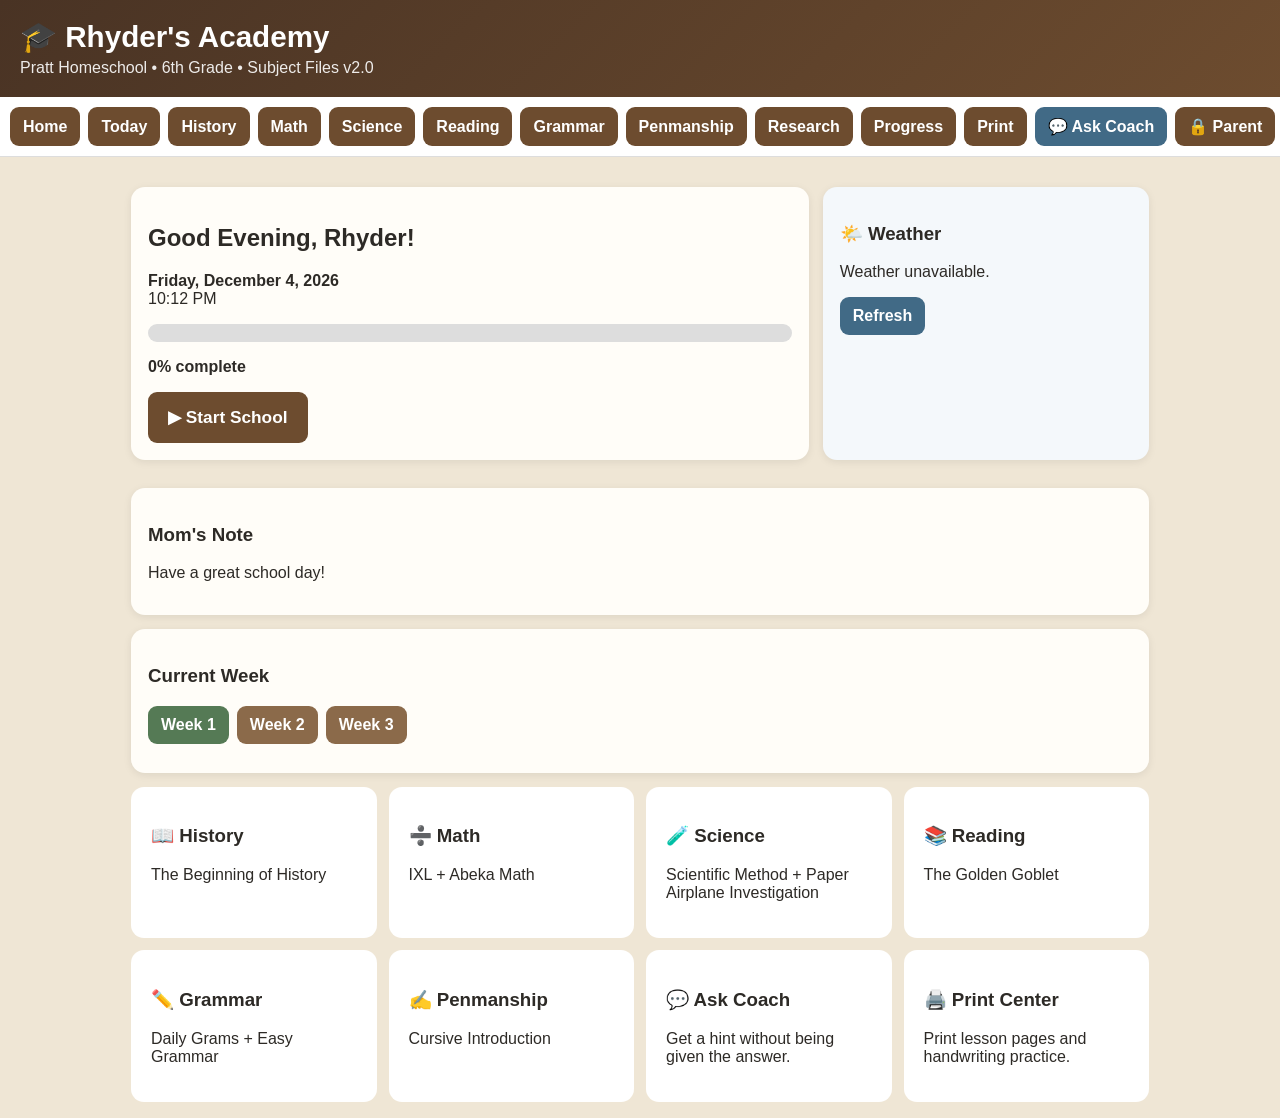
<file: index.html>
<!doctype html>
<html lang="en">
<head>
  <meta charset="utf-8">
  <meta name="viewport" content="width=device-width,initial-scale=1">
  <meta name="theme-color" content="#6d4c2f">
  <title>Rhyder's Academy</title>
  <link rel="manifest" href="manifest.webmanifest">
  <link rel="stylesheet" href="styles.css">
</head>
<body>
<header class="topbar">
  <div>
    <h1>🎓 Rhyder's Academy</h1>
    <p>Pratt Homeschool • 6th Grade • Subject Files v2.0</p>
  </div>
</header>

<nav class="nav" aria-label="Main navigation">
  <button data-page="home">Home</button>
  <button data-page="today">Today</button>
  <button data-page="history">History</button>
  <button data-page="math">Math</button>
  <button data-page="science">Science</button>
  <button data-page="reading">Reading</button>
  <button data-page="grammar">Grammar</button>
  <button data-page="penmanship">Penmanship</button>
  <button data-page="research">Research</button>
  <button data-page="progress">Progress</button>
  <button data-page="print">Print</button>
  <button class="coach-btn" data-page="coach">💬 Ask Coach</button>
  <button id="parentButton">🔒 Parent</button>
</nav>

<main id="app" class="app"></main>

<!-- Week 1 subject files -->
<script src="curriculum/history/week01.js"></script>
<script src="curriculum/math/week01.js"></script>
<script src="curriculum/science/week01.js"></script>
<script src="curriculum/grammar/week01.js"></script>
<script src="curriculum/reading/week01.js"></script>
<script src="curriculum/penmanship/week01.js"></script>

<!-- Week 2 subject files -->
<script src="curriculum/history/week02.js"></script>
<script src="curriculum/math/week02.js"></script>
<script src="curriculum/science/week02.js"></script>
<script src="curriculum/grammar/week02.js"></script>
<script src="curriculum/reading/week02.js"></script>
<script src="curriculum/penmanship/week02.js"></script>

  <!-- Week 3 subject files -->
<script src="curriculum/history/week03.js"></script>
<script src="curriculum/math/week03.js"></script>
<script src="curriculum/grammar/week03.js"></script>
<script src="curriculum/reading/week03.js"></script>
<script src="curriculum/penmanship/week03.js"></script>
<script src="app.js"></script>
</body>
</html>
</file>
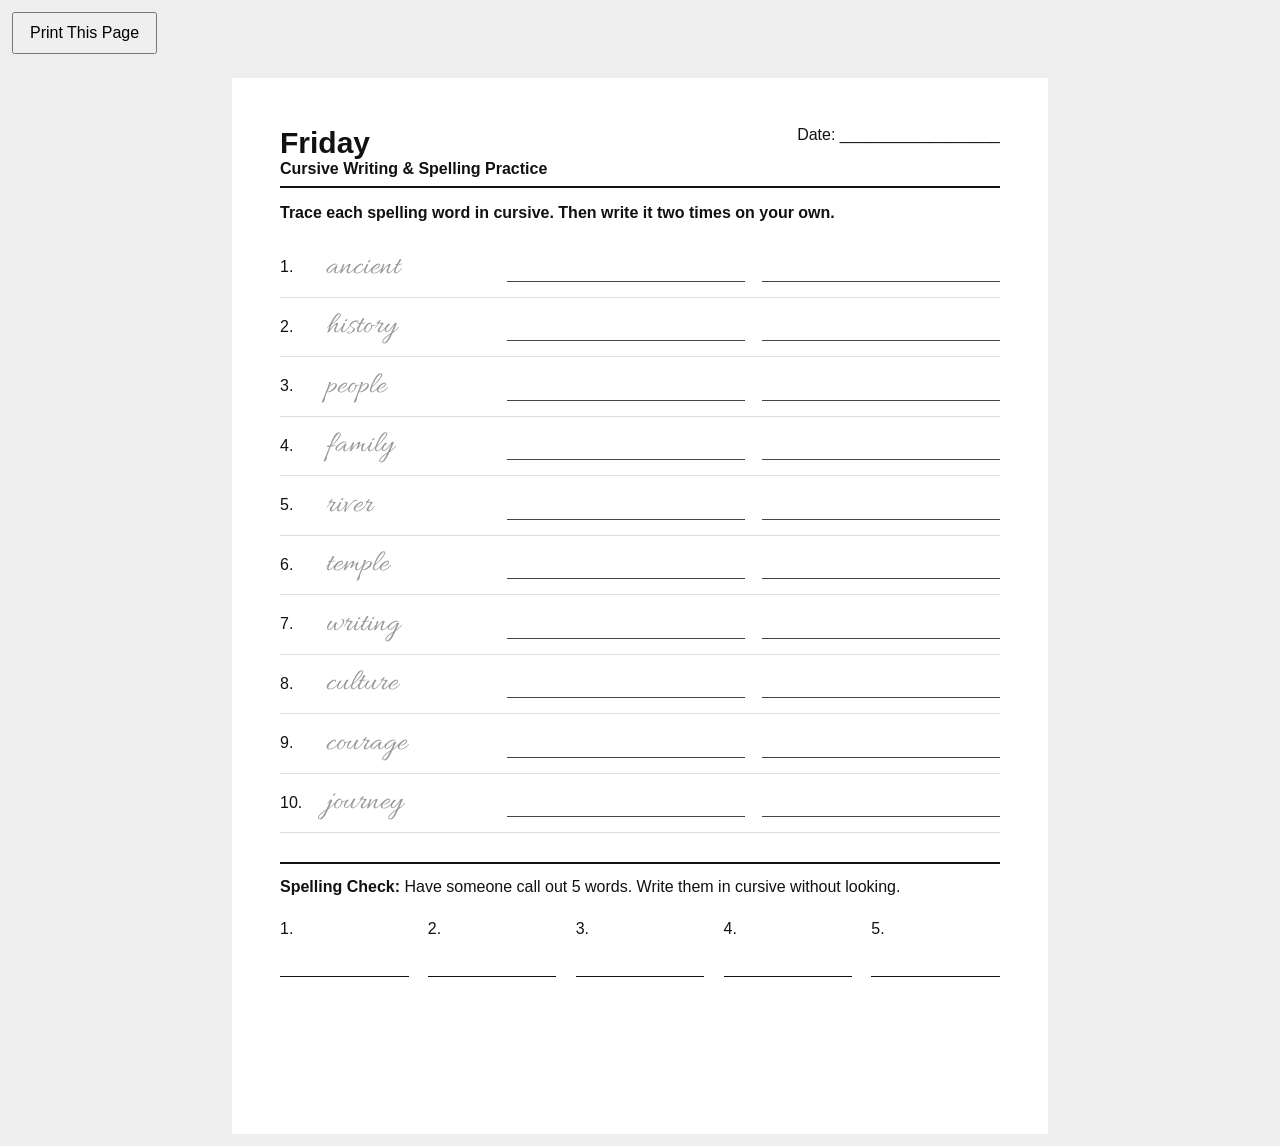
<file: curriculum/penmanship/week03-friday.html>
<!doctype html>
<html><head><meta charset="utf-8"><meta name="viewport" content="width=device-width,initial-scale=1">
<title>Friday Cursive Practice</title>
<style>
@import url('https://fonts.googleapis.com/css2?family=Allura&display=swap');
*{box-sizing:border-box} body{font-family:Arial,sans-serif;margin:0;background:#eee;color:#111}
.page{width:8.5in;min-height:11in;margin:12px auto;background:#fff;padding:.5in}
.top{display:flex;justify-content:space-between;border-bottom:2px solid #111;padding-bottom:8px}
h1{margin:0;font-size:30px} .directions{margin:16px 0;font-weight:bold}
.wordrow{display:grid;grid-template-columns:.3in 1.7in 1fr 1fr;gap:.18in;align-items:center;height:.62in;border-bottom:1px solid #ddd}
.trace{font-family:'Allura','Brush Script MT','Segoe Script',cursive;font-size:31px;color:#999}
.line{border-bottom:1px solid #444;height:.3in}
.check{margin-top:.3in;border-top:2px solid #111;padding-top:.15in}
.blanks{display:grid;grid-template-columns:repeat(5,1fr);gap:.2in;margin-top:.25in}
.blank{border-bottom:1px solid #111;height:.4in}
button{margin:12px;padding:10px 16px;font-size:16px}
@media print{body{background:#fff}button{display:none}.page{margin:0}}
</style></head><body>
<button onclick="window.print()">Print This Page</button>
<div class="page">
<div class="top"><div><h1>Friday</h1><b>Cursive Writing & Spelling Practice</b></div><div>Date: __________________</div></div>
<p class="directions">Trace each spelling word in cursive. Then write it two times on your own.</p>
<div class="wordrow"><span class="n">1.</span><span class="trace">ancient</span>
        <span class="line"></span><span class="line"></span></div>
<div class="wordrow"><span class="n">2.</span><span class="trace">history</span>
        <span class="line"></span><span class="line"></span></div>
<div class="wordrow"><span class="n">3.</span><span class="trace">people</span>
        <span class="line"></span><span class="line"></span></div>
<div class="wordrow"><span class="n">4.</span><span class="trace">family</span>
        <span class="line"></span><span class="line"></span></div>
<div class="wordrow"><span class="n">5.</span><span class="trace">river</span>
        <span class="line"></span><span class="line"></span></div>
<div class="wordrow"><span class="n">6.</span><span class="trace">temple</span>
        <span class="line"></span><span class="line"></span></div>
<div class="wordrow"><span class="n">7.</span><span class="trace">writing</span>
        <span class="line"></span><span class="line"></span></div>
<div class="wordrow"><span class="n">8.</span><span class="trace">culture</span>
        <span class="line"></span><span class="line"></span></div>
<div class="wordrow"><span class="n">9.</span><span class="trace">courage</span>
        <span class="line"></span><span class="line"></span></div>
<div class="wordrow"><span class="n">10.</span><span class="trace">journey</span>
        <span class="line"></span><span class="line"></span></div>
<div class="check"><b>Spelling Check:</b> Have someone call out 5 words. Write them in cursive without looking.
<div class="blanks"><div>1. <div class="blank"></div></div><div>2. <div class="blank"></div></div><div>3. <div class="blank"></div></div><div>4. <div class="blank"></div></div><div>5. <div class="blank"></div></div></div>
</div></div></body></html>
</file>
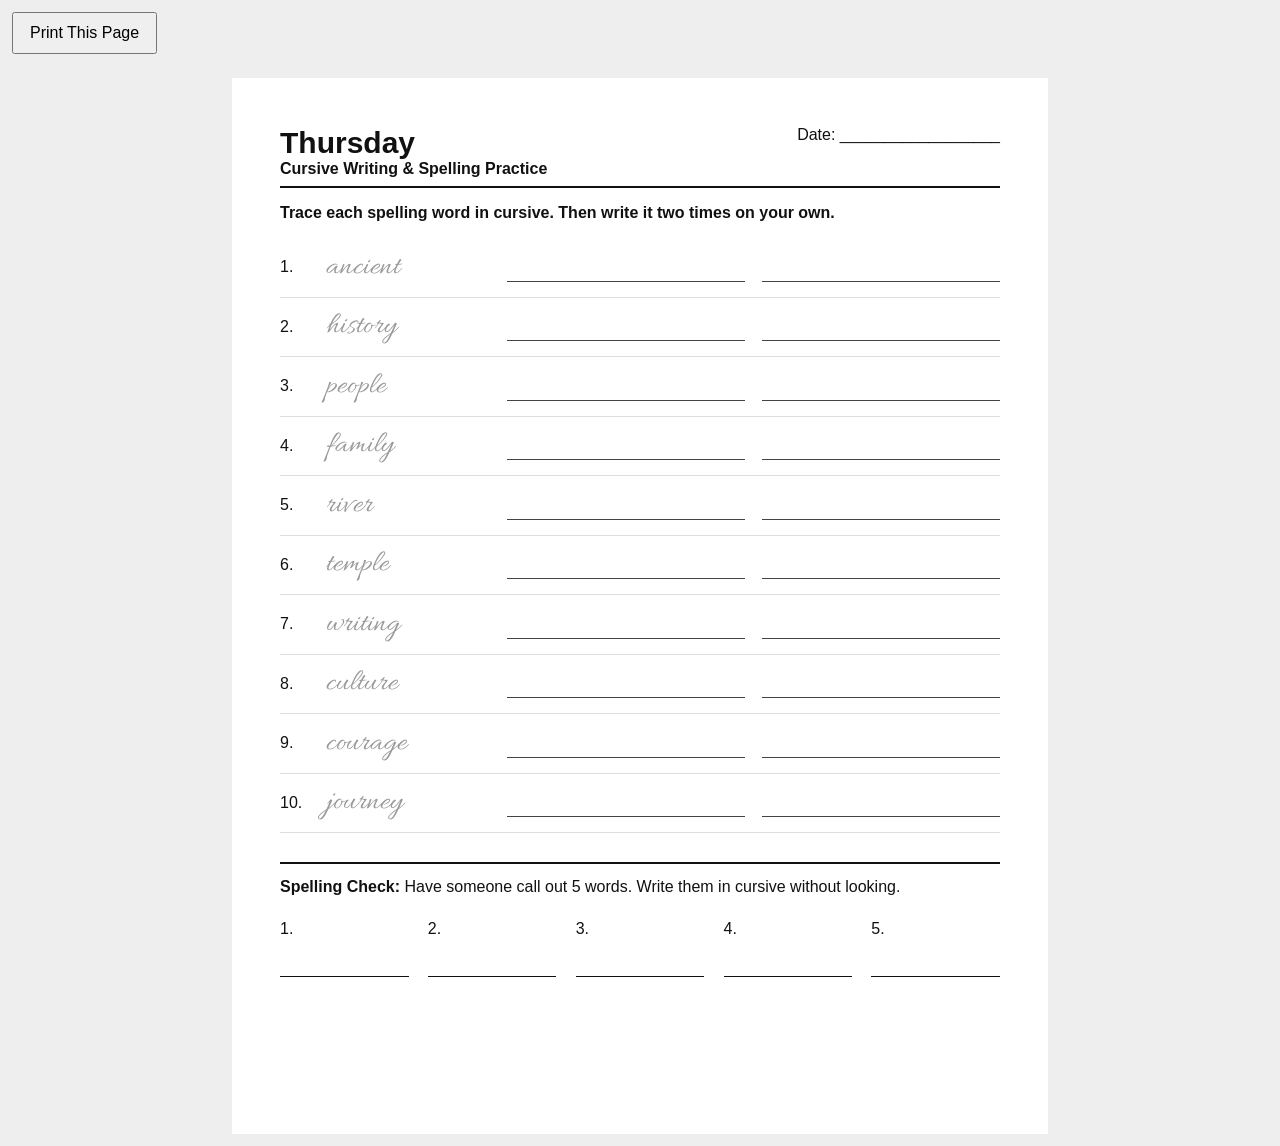
<file: curriculum/penmanship/week03-thursday.html>
<!doctype html>
<html><head><meta charset="utf-8"><meta name="viewport" content="width=device-width,initial-scale=1">
<title>Thursday Cursive Practice</title>
<style>
@import url('https://fonts.googleapis.com/css2?family=Allura&display=swap');
*{box-sizing:border-box} body{font-family:Arial,sans-serif;margin:0;background:#eee;color:#111}
.page{width:8.5in;min-height:11in;margin:12px auto;background:#fff;padding:.5in}
.top{display:flex;justify-content:space-between;border-bottom:2px solid #111;padding-bottom:8px}
h1{margin:0;font-size:30px} .directions{margin:16px 0;font-weight:bold}
.wordrow{display:grid;grid-template-columns:.3in 1.7in 1fr 1fr;gap:.18in;align-items:center;height:.62in;border-bottom:1px solid #ddd}
.trace{font-family:'Allura','Brush Script MT','Segoe Script',cursive;font-size:31px;color:#999}
.line{border-bottom:1px solid #444;height:.3in}
.check{margin-top:.3in;border-top:2px solid #111;padding-top:.15in}
.blanks{display:grid;grid-template-columns:repeat(5,1fr);gap:.2in;margin-top:.25in}
.blank{border-bottom:1px solid #111;height:.4in}
button{margin:12px;padding:10px 16px;font-size:16px}
@media print{body{background:#fff}button{display:none}.page{margin:0}}
</style></head><body>
<button onclick="window.print()">Print This Page</button>
<div class="page">
<div class="top"><div><h1>Thursday</h1><b>Cursive Writing & Spelling Practice</b></div><div>Date: __________________</div></div>
<p class="directions">Trace each spelling word in cursive. Then write it two times on your own.</p>
<div class="wordrow"><span class="n">1.</span><span class="trace">ancient</span>
        <span class="line"></span><span class="line"></span></div>
<div class="wordrow"><span class="n">2.</span><span class="trace">history</span>
        <span class="line"></span><span class="line"></span></div>
<div class="wordrow"><span class="n">3.</span><span class="trace">people</span>
        <span class="line"></span><span class="line"></span></div>
<div class="wordrow"><span class="n">4.</span><span class="trace">family</span>
        <span class="line"></span><span class="line"></span></div>
<div class="wordrow"><span class="n">5.</span><span class="trace">river</span>
        <span class="line"></span><span class="line"></span></div>
<div class="wordrow"><span class="n">6.</span><span class="trace">temple</span>
        <span class="line"></span><span class="line"></span></div>
<div class="wordrow"><span class="n">7.</span><span class="trace">writing</span>
        <span class="line"></span><span class="line"></span></div>
<div class="wordrow"><span class="n">8.</span><span class="trace">culture</span>
        <span class="line"></span><span class="line"></span></div>
<div class="wordrow"><span class="n">9.</span><span class="trace">courage</span>
        <span class="line"></span><span class="line"></span></div>
<div class="wordrow"><span class="n">10.</span><span class="trace">journey</span>
        <span class="line"></span><span class="line"></span></div>
<div class="check"><b>Spelling Check:</b> Have someone call out 5 words. Write them in cursive without looking.
<div class="blanks"><div>1. <div class="blank"></div></div><div>2. <div class="blank"></div></div><div>3. <div class="blank"></div></div><div>4. <div class="blank"></div></div><div>5. <div class="blank"></div></div></div>
</div></div></body></html>
</file>
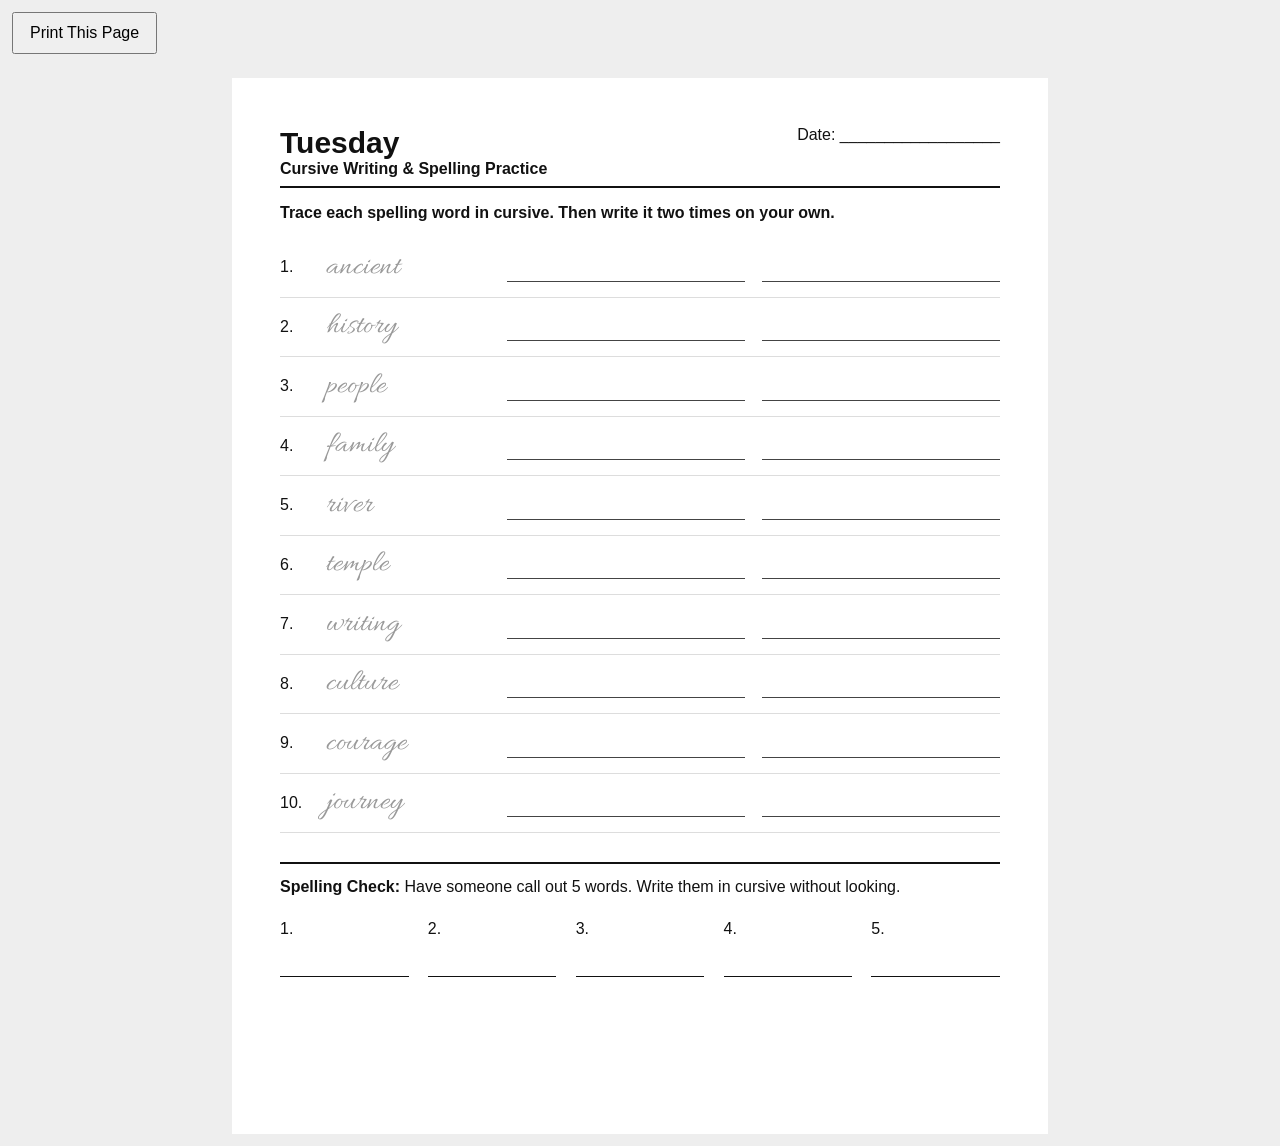
<file: curriculum/penmanship/week03-tuesday.html>
<!doctype html>
<html><head><meta charset="utf-8"><meta name="viewport" content="width=device-width,initial-scale=1">
<title>Tuesday Cursive Practice</title>
<style>
@import url('https://fonts.googleapis.com/css2?family=Allura&display=swap');
*{box-sizing:border-box} body{font-family:Arial,sans-serif;margin:0;background:#eee;color:#111}
.page{width:8.5in;min-height:11in;margin:12px auto;background:#fff;padding:.5in}
.top{display:flex;justify-content:space-between;border-bottom:2px solid #111;padding-bottom:8px}
h1{margin:0;font-size:30px} .directions{margin:16px 0;font-weight:bold}
.wordrow{display:grid;grid-template-columns:.3in 1.7in 1fr 1fr;gap:.18in;align-items:center;height:.62in;border-bottom:1px solid #ddd}
.trace{font-family:'Allura','Brush Script MT','Segoe Script',cursive;font-size:31px;color:#999}
.line{border-bottom:1px solid #444;height:.3in}
.check{margin-top:.3in;border-top:2px solid #111;padding-top:.15in}
.blanks{display:grid;grid-template-columns:repeat(5,1fr);gap:.2in;margin-top:.25in}
.blank{border-bottom:1px solid #111;height:.4in}
button{margin:12px;padding:10px 16px;font-size:16px}
@media print{body{background:#fff}button{display:none}.page{margin:0}}
</style></head><body>
<button onclick="window.print()">Print This Page</button>
<div class="page">
<div class="top"><div><h1>Tuesday</h1><b>Cursive Writing & Spelling Practice</b></div><div>Date: __________________</div></div>
<p class="directions">Trace each spelling word in cursive. Then write it two times on your own.</p>
<div class="wordrow"><span class="n">1.</span><span class="trace">ancient</span>
        <span class="line"></span><span class="line"></span></div>
<div class="wordrow"><span class="n">2.</span><span class="trace">history</span>
        <span class="line"></span><span class="line"></span></div>
<div class="wordrow"><span class="n">3.</span><span class="trace">people</span>
        <span class="line"></span><span class="line"></span></div>
<div class="wordrow"><span class="n">4.</span><span class="trace">family</span>
        <span class="line"></span><span class="line"></span></div>
<div class="wordrow"><span class="n">5.</span><span class="trace">river</span>
        <span class="line"></span><span class="line"></span></div>
<div class="wordrow"><span class="n">6.</span><span class="trace">temple</span>
        <span class="line"></span><span class="line"></span></div>
<div class="wordrow"><span class="n">7.</span><span class="trace">writing</span>
        <span class="line"></span><span class="line"></span></div>
<div class="wordrow"><span class="n">8.</span><span class="trace">culture</span>
        <span class="line"></span><span class="line"></span></div>
<div class="wordrow"><span class="n">9.</span><span class="trace">courage</span>
        <span class="line"></span><span class="line"></span></div>
<div class="wordrow"><span class="n">10.</span><span class="trace">journey</span>
        <span class="line"></span><span class="line"></span></div>
<div class="check"><b>Spelling Check:</b> Have someone call out 5 words. Write them in cursive without looking.
<div class="blanks"><div>1. <div class="blank"></div></div><div>2. <div class="blank"></div></div><div>3. <div class="blank"></div></div><div>4. <div class="blank"></div></div><div>5. <div class="blank"></div></div></div>
</div></div></body></html>
</file>
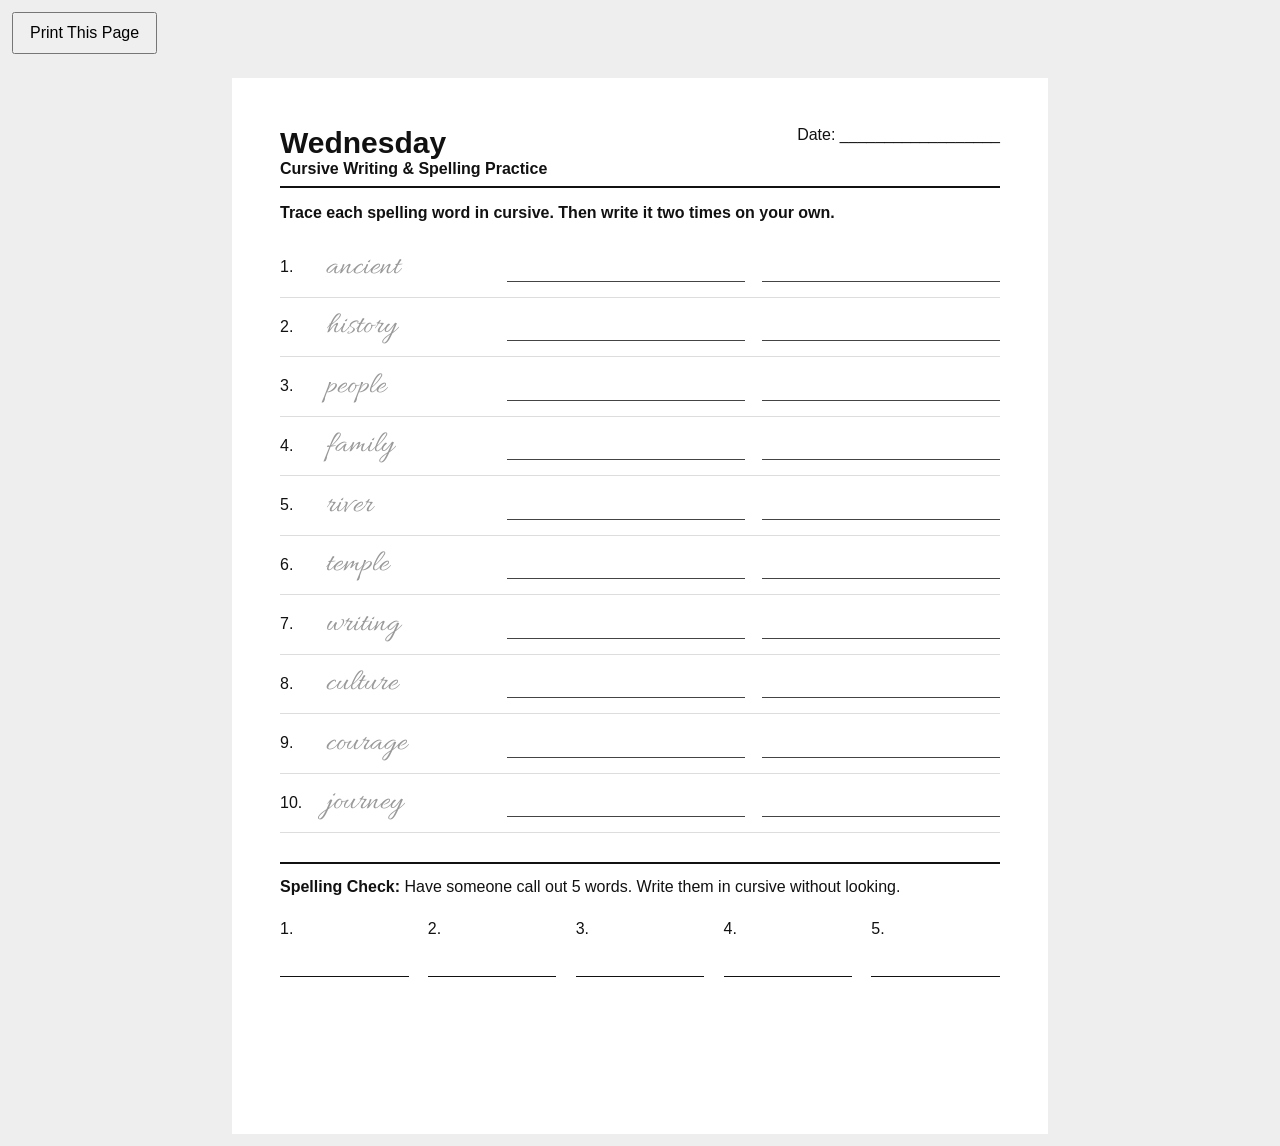
<file: curriculum/penmanship/week03-wednesday.html>
<!doctype html>
<html><head><meta charset="utf-8"><meta name="viewport" content="width=device-width,initial-scale=1">
<title>Wednesday Cursive Practice</title>
<style>
@import url('https://fonts.googleapis.com/css2?family=Allura&display=swap');
*{box-sizing:border-box} body{font-family:Arial,sans-serif;margin:0;background:#eee;color:#111}
.page{width:8.5in;min-height:11in;margin:12px auto;background:#fff;padding:.5in}
.top{display:flex;justify-content:space-between;border-bottom:2px solid #111;padding-bottom:8px}
h1{margin:0;font-size:30px} .directions{margin:16px 0;font-weight:bold}
.wordrow{display:grid;grid-template-columns:.3in 1.7in 1fr 1fr;gap:.18in;align-items:center;height:.62in;border-bottom:1px solid #ddd}
.trace{font-family:'Allura','Brush Script MT','Segoe Script',cursive;font-size:31px;color:#999}
.line{border-bottom:1px solid #444;height:.3in}
.check{margin-top:.3in;border-top:2px solid #111;padding-top:.15in}
.blanks{display:grid;grid-template-columns:repeat(5,1fr);gap:.2in;margin-top:.25in}
.blank{border-bottom:1px solid #111;height:.4in}
button{margin:12px;padding:10px 16px;font-size:16px}
@media print{body{background:#fff}button{display:none}.page{margin:0}}
</style></head><body>
<button onclick="window.print()">Print This Page</button>
<div class="page">
<div class="top"><div><h1>Wednesday</h1><b>Cursive Writing & Spelling Practice</b></div><div>Date: __________________</div></div>
<p class="directions">Trace each spelling word in cursive. Then write it two times on your own.</p>
<div class="wordrow"><span class="n">1.</span><span class="trace">ancient</span>
        <span class="line"></span><span class="line"></span></div>
<div class="wordrow"><span class="n">2.</span><span class="trace">history</span>
        <span class="line"></span><span class="line"></span></div>
<div class="wordrow"><span class="n">3.</span><span class="trace">people</span>
        <span class="line"></span><span class="line"></span></div>
<div class="wordrow"><span class="n">4.</span><span class="trace">family</span>
        <span class="line"></span><span class="line"></span></div>
<div class="wordrow"><span class="n">5.</span><span class="trace">river</span>
        <span class="line"></span><span class="line"></span></div>
<div class="wordrow"><span class="n">6.</span><span class="trace">temple</span>
        <span class="line"></span><span class="line"></span></div>
<div class="wordrow"><span class="n">7.</span><span class="trace">writing</span>
        <span class="line"></span><span class="line"></span></div>
<div class="wordrow"><span class="n">8.</span><span class="trace">culture</span>
        <span class="line"></span><span class="line"></span></div>
<div class="wordrow"><span class="n">9.</span><span class="trace">courage</span>
        <span class="line"></span><span class="line"></span></div>
<div class="wordrow"><span class="n">10.</span><span class="trace">journey</span>
        <span class="line"></span><span class="line"></span></div>
<div class="check"><b>Spelling Check:</b> Have someone call out 5 words. Write them in cursive without looking.
<div class="blanks"><div>1. <div class="blank"></div></div><div>2. <div class="blank"></div></div><div>3. <div class="blank"></div></div><div>4. <div class="blank"></div></div><div>5. <div class="blank"></div></div></div>
</div></div></body></html>
</file>
<file: styles.css>
:root{
  --brown:#6d4c2f;--brown2:#493324;--tan:#efe6d5;--paper:#fffdf8;
  --gold:#c89b4b;--green:#557a55;--blue:#416a86;--ink:#2d2a26;
  --muted:#6f6a63;--line:#e5ddd1
}
*{box-sizing:border-box}
body{margin:0;font-family:Arial,Helvetica,sans-serif;background:var(--tan);color:var(--ink)}
button,a,input,textarea,select{font:inherit}
.topbar{background:linear-gradient(135deg,var(--brown2),var(--brown));color:white;padding:20px}
.topbar h1{margin:0;font-size:1.85rem}.topbar p{margin:5px 0 0;opacity:.9}
.nav{display:flex;gap:8px;overflow:auto;padding:10px;background:white;border-bottom:1px solid #ddd;position:sticky;top:0;z-index:10}
.nav button,.btn{border:0;border-radius:9px;padding:10px 13px;background:var(--brown);color:white;font-weight:700;cursor:pointer;text-decoration:none;white-space:nowrap;display:inline-block}
.nav .coach-btn,.btn.blue{background:var(--blue)}
.btn.green{background:var(--green)}.btn.light{background:#ececec;color:#333}
.app{max-width:1050px;margin:auto;padding:16px}
.card{background:var(--paper);border-radius:14px;padding:17px;margin:14px 0;box-shadow:0 2px 9px #00000014}
.hero{display:grid;grid-template-columns:1.35fr .65fr;gap:14px}
.weather{background:#f4f8fb}
.grid{display:grid;grid-template-columns:repeat(auto-fit,minmax(210px,1fr));gap:12px}
.tile{background:white;border:2px solid transparent;border-radius:13px;padding:18px;cursor:pointer}
.tile:hover{border-color:var(--gold)}
.progress{height:18px;background:#ddd;border-radius:20px;overflow:hidden}.progress span{display:block;height:100%;background:var(--green);width:0}
.tabs{display:flex;gap:8px;overflow:auto;margin:12px 0}.tabs button{border:0;border-radius:9px;padding:10px 13px;background:#8b6a4a;color:white;font-weight:700;cursor:pointer;white-space:nowrap}
.tabs button.active{background:var(--green)}.tabs button.locked{background:#d8d1c7;color:#666;cursor:not-allowed}
.task{display:flex;gap:10px;align-items:flex-start;padding:10px 0;border-bottom:1px solid var(--line)}
.task:last-child{border-bottom:0}.task input{width:21px;height:21px;margin-top:2px;flex:0 0 auto}
.mini-lesson{background:#f8f1e7;border-left:5px solid var(--gold);padding:14px;border-radius:9px;margin:12px 0;line-height:1.55}
.mini-lesson h3{margin-top:0}
.activity-box{background:#f6f8fa;border:1px solid #d9e0e6;padding:14px;border-radius:10px;margin:12px 0}
.small{font-size:.9rem;color:var(--muted)}
.notice{background:#fff3cd;border:1px solid #e2c56d;padding:12px;border-radius:9px}
.badge{display:inline-block;background:#e8efe8;color:#365936;border-radius:20px;padding:5px 10px;font-weight:700}
textarea,input[type=text],input[type=password],select{width:100%;padding:10px;border:1px solid #bbb;border-radius:8px;background:white}
label.field{display:block;margin:12px 0 6px;font-weight:700}
.print-sheet{background:white;border:1px solid #bbb;padding:28px;min-height:680px;margin:15px 0}
.lines{background:repeating-linear-gradient(white,white 27px,#b9c4cc 28px);height:180px;margin-top:10px}
.hand-lines{background:repeating-linear-gradient(to bottom,#fff 0,#fff 20px,#a7bfd0 21px,#fff 22px,#fff 40px,#d9a3a3 41px,#fff 42px,#fff 61px,#a7bfd0 62px);height:190px;margin:12px 0;border-radius:4px}
.trace{font-family:"Brush Script MT","Segoe Script",cursive;font-size:2rem;letter-spacing:.06em;color:#777;line-height:1.6}
.two-col{display:grid;grid-template-columns:1fr 1fr;gap:20px}
.subject-title{display:flex;align-items:center;justify-content:space-between;gap:10px}
.subject-title h2{margin:0}
.start{font-size:1.08rem;padding:15px 20px}
.answer-key{background:#f2f2f2;border-left:5px solid #555;padding:14px;border-radius:9px;margin:12px 0}
@media(max-width:720px){.hero,.two-col{grid-template-columns:1fr}.nav{position:static}}
@media print{
  .topbar,.nav,.no-print,.btn,button{display:none!important}
  body{background:white}.app{max-width:none;padding:0}
  .print-sheet,.card.printable{page-break-after:always;border:0;box-shadow:none}
}
</file>
